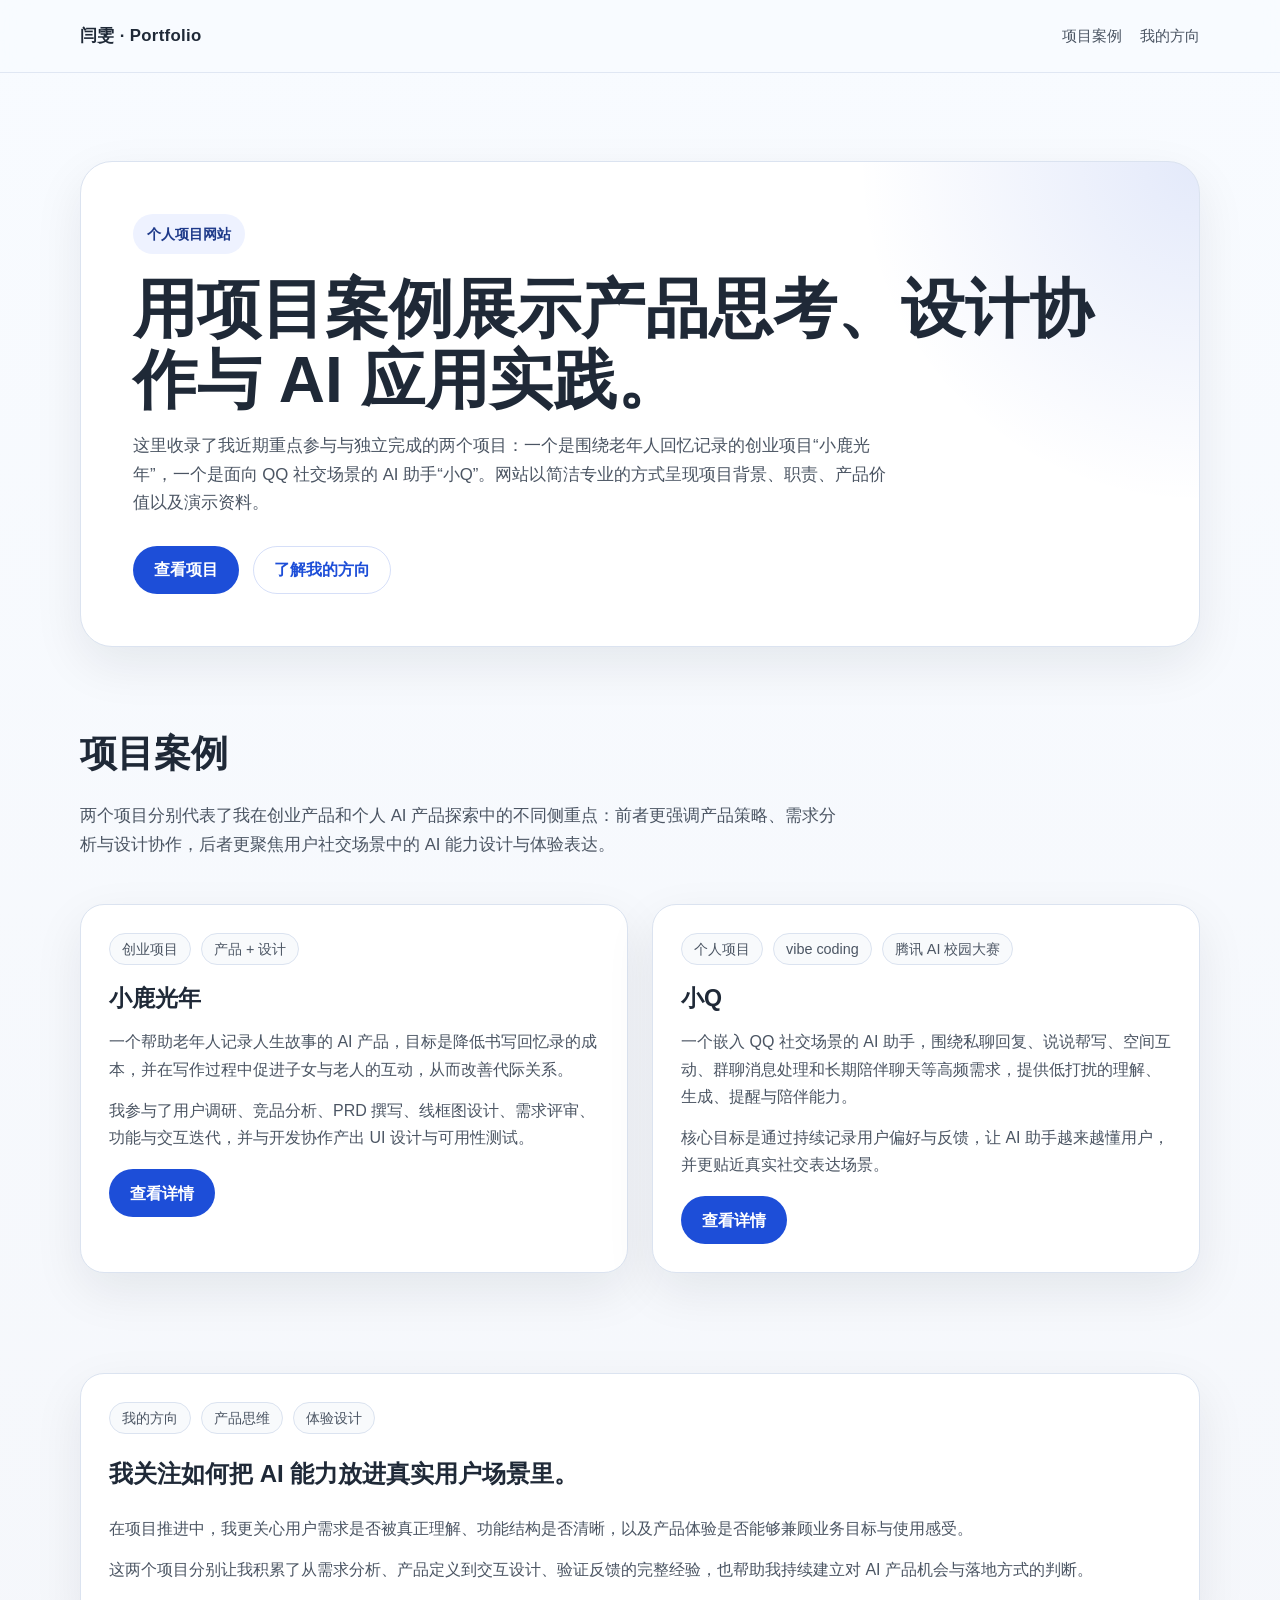
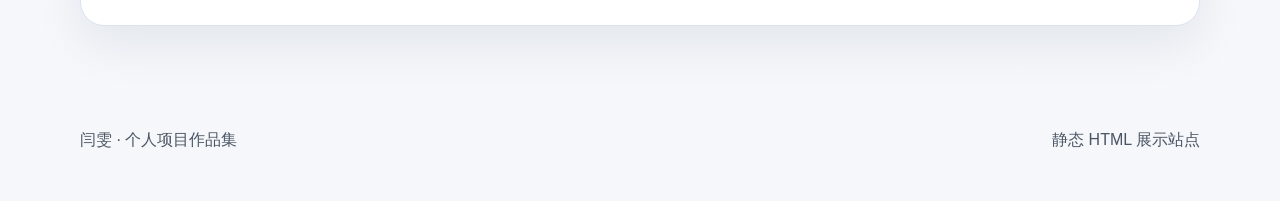
<file: index.html>
<!DOCTYPE html>
<html lang="zh-CN">
  <head>
    <meta charset="UTF-8" />
    <meta name="viewport" content="width=device-width, initial-scale=1.0" />
    <title>闫雯｜个人项目作品集</title>
    <meta
      name="description"
      content="闫雯的个人项目作品集，展示创业项目“小鹿光年”和个人项目“小Q”的产品介绍、职责概览与演示资料。"
    />
    <link rel="stylesheet" href="assets/css/styles.css" />
  </head>
  <body>
    <header class="site-header">
      <div class="container nav">
        <a class="brand" href="index.html">闫雯 · Portfolio</a>
        <nav class="nav-links" aria-label="主导航">
          <a href="#projects">项目案例</a>
          <a href="#about">我的方向</a>
        </nav>
      </div>
    </header>

    <main>
      <section class="hero">
        <div class="container">
          <div class="hero-card">
            <span class="eyebrow">个人项目网站</span>
            <h1>用项目案例展示产品思考、设计协作与 AI 应用实践。</h1>
            <p>
              这里收录了我近期重点参与与独立完成的两个项目：一个是围绕老年人回忆记录的创业项目“小鹿光年”，一个是面向 QQ 社交场景的 AI 助手“小Q”。网站以简洁专业的方式呈现项目背景、职责、产品价值以及演示资料。
            </p>
            <div class="hero-actions">
              <a class="button" href="#projects">查看项目</a>
              <a class="button secondary" href="#about">了解我的方向</a>
            </div>
          </div>
        </div>
      </section>

      <section class="section" id="projects">
        <div class="container">
          <div class="section-header">
            <div>
              <h2>项目案例</h2>
              <p class="section-intro">
                两个项目分别代表了我在创业产品和个人 AI 产品探索中的不同侧重点：前者更强调产品策略、需求分析与设计协作，后者更聚焦用户社交场景中的 AI 能力设计与体验表达。
              </p>
            </div>
          </div>

          <div class="project-grid">
            <article class="project-card">
              <div class="tags">
                <span class="tag">创业项目</span>
                <span class="tag">产品 + 设计</span>
              </div>
              <h3>小鹿光年</h3>
              <p>
                一个帮助老年人记录人生故事的 AI 产品，目标是降低书写回忆录的成本，并在写作过程中促进子女与老人的互动，从而改善代际关系。
              </p>
              <p>
                我参与了用户调研、竞品分析、PRD 撰写、线框图设计、需求评审、功能与交互迭代，并与开发协作产出 UI 设计与可用性测试。
              </p>
              <div class="card-actions">
                <a class="button" href="projects/xiaolu-guangnian.html">查看详情</a>
              </div>
            </article>

            <article class="project-card">
              <div class="tags">
                <span class="tag">个人项目</span>
                <span class="tag">vibe coding</span>
                <span class="tag">腾讯 AI 校园大赛</span>
              </div>
              <h3>小Q</h3>
              <p>
                一个嵌入 QQ 社交场景的 AI 助手，围绕私聊回复、说说帮写、空间互动、群聊消息处理和长期陪伴聊天等高频需求，提供低打扰的理解、生成、提醒与陪伴能力。
              </p>
              <p>
                核心目标是通过持续记录用户偏好与反馈，让 AI 助手越来越懂用户，并更贴近真实社交表达场景。
              </p>
              <div class="card-actions">
                <a class="button" href="projects/xiaoq.html">查看详情</a>
              </div>
            </article>
          </div>
        </div>
      </section>

      <section class="section" id="about">
        <div class="container">
          <div class="project-card">
            <div class="tags">
              <span class="tag">我的方向</span>
              <span class="tag">产品思维</span>
              <span class="tag">体验设计</span>
            </div>
            <h2>我关注如何把 AI 能力放进真实用户场景里。</h2>
            <p>
              在项目推进中，我更关心用户需求是否被真正理解、功能结构是否清晰，以及产品体验是否能够兼顾业务目标与使用感受。
            </p>
            <p>
              这两个项目分别让我积累了从需求分析、产品定义到交互设计、验证反馈的完整经验，也帮助我持续建立对 AI 产品机会与落地方式的判断。
            </p>
          </div>
        </div>
      </section>
    </main>

    <footer class="site-footer">
      <div class="container">
        <span>闫雯 · 个人项目作品集</span>
        <span>静态 HTML 展示站点</span>
      </div>
    </footer>
  </body>
</html>
</file>
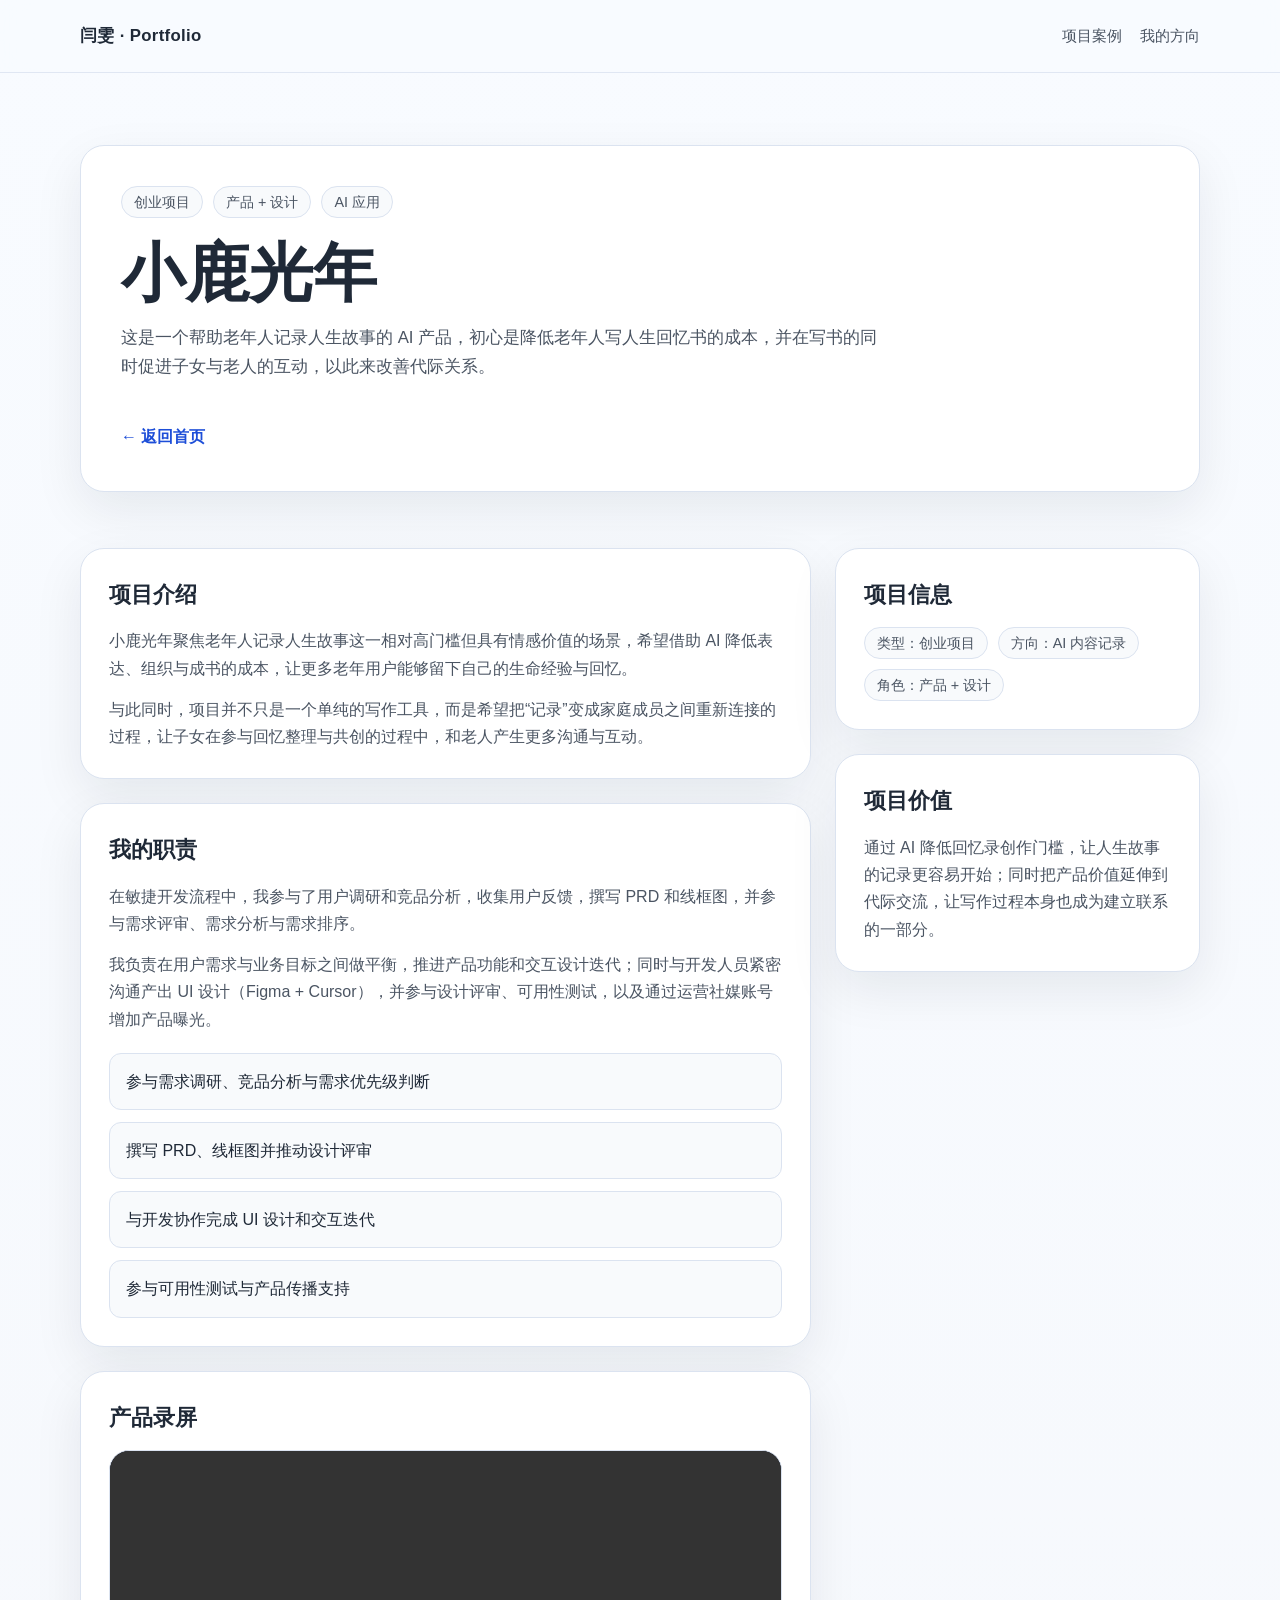
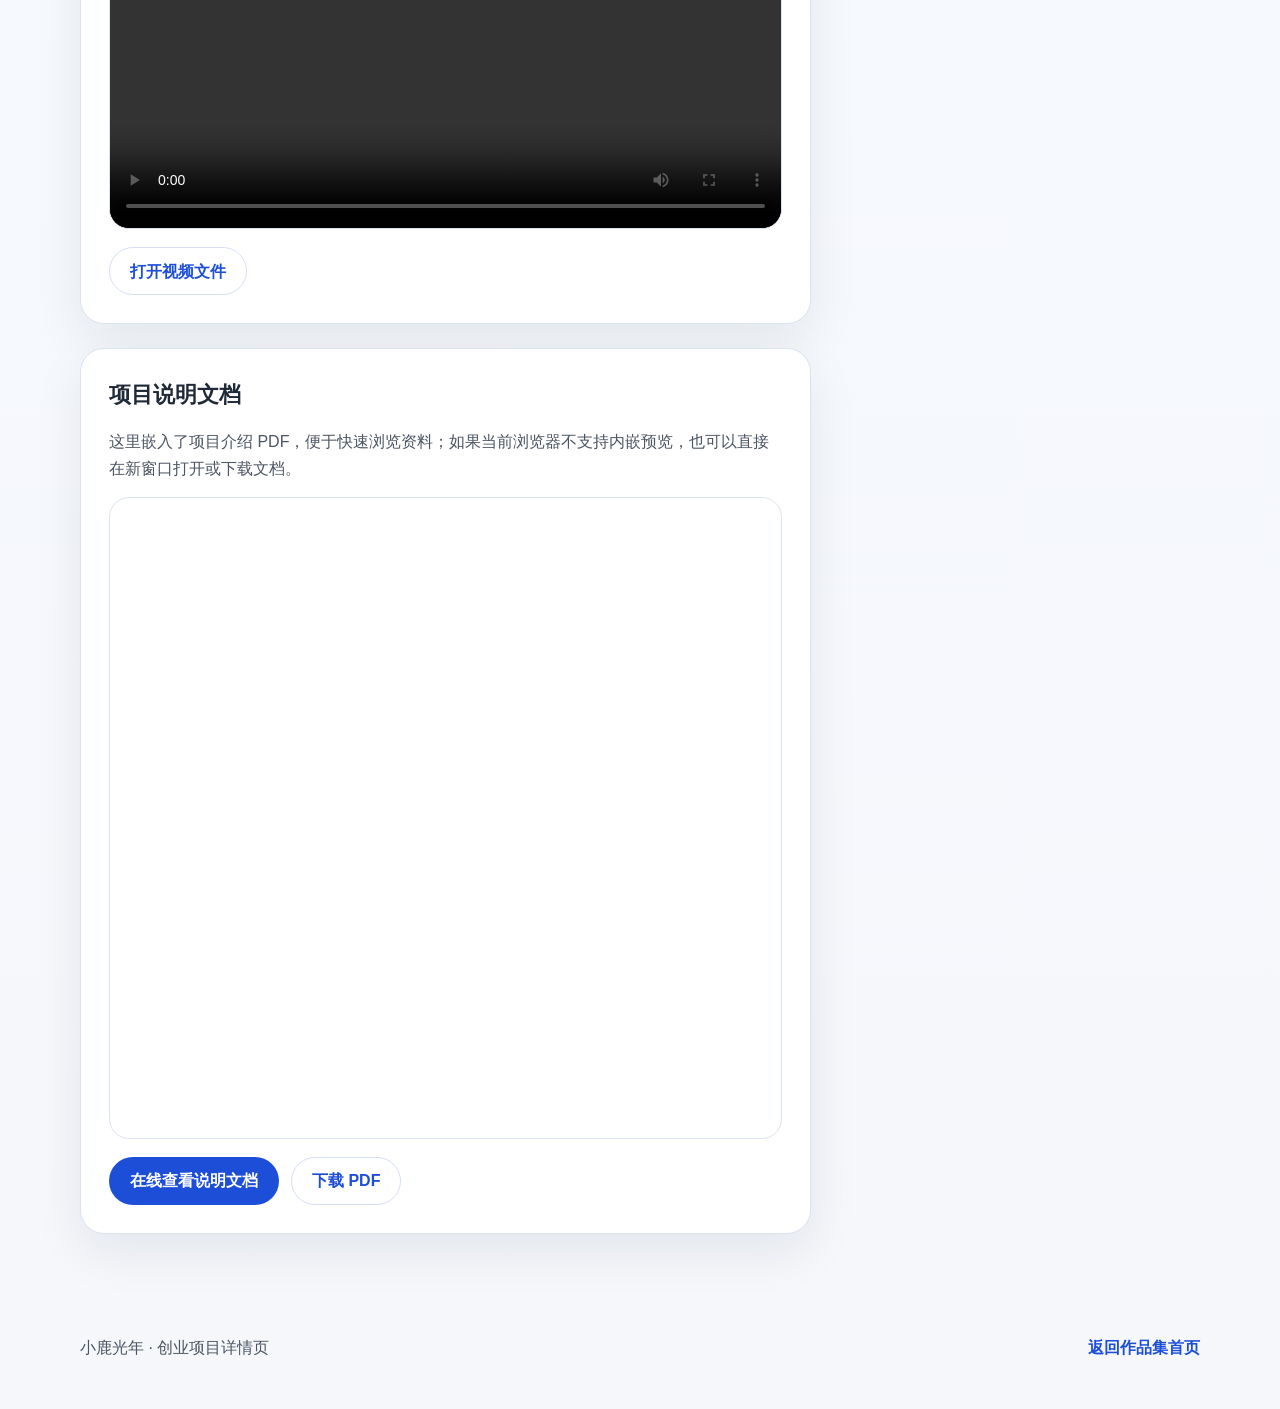
<file: projects/xiaolu-guangnian.html>
<!DOCTYPE html>
<html lang="zh-CN">
  <head>
    <meta charset="UTF-8" />
    <meta name="viewport" content="width=device-width, initial-scale=1.0" />
    <title>小鹿光年｜创业项目</title>
    <meta
      name="description"
      content="小鹿光年项目详情页，展示产品背景、我的职责、演示视频与项目说明文档。"
    />
    <link rel="stylesheet" href="../assets/css/styles.css" />
  </head>
  <body>
    <header class="site-header">
      <div class="container nav">
        <a class="brand" href="../index.html">闫雯 · Portfolio</a>
        <nav class="nav-links" aria-label="主导航">
          <a href="../index.html#projects">项目案例</a>
          <a href="../index.html#about">我的方向</a>
        </nav>
      </div>
    </header>

    <main>
      <section class="page-hero">
        <div class="container">
          <div class="project-card page-hero-card">
            <div class="detail-tags">
              <span class="tag">创业项目</span>
              <span class="tag">产品 + 设计</span>
              <span class="tag">AI 应用</span>
            </div>
            <h1>小鹿光年</h1>
            <p class="page-lead">
              这是一个帮助老年人记录人生故事的 AI 产品，初心是降低老年人写人生回忆书的成本，并在写书的同时促进子女与老人的互动，以此来改善代际关系。
            </p>
            <a class="back-link" href="../index.html">← 返回首页</a>
          </div>
        </div>
      </section>

      <section class="section">
        <div class="container page-layout">
          <div class="stack">
            <article class="content-card">
              <h2>项目介绍</h2>
              <p>
                小鹿光年聚焦老年人记录人生故事这一相对高门槛但具有情感价值的场景，希望借助 AI 降低表达、组织与成书的成本，让更多老年用户能够留下自己的生命经验与回忆。
              </p>
              <p>
                与此同时，项目并不只是一个单纯的写作工具，而是希望把“记录”变成家庭成员之间重新连接的过程，让子女在参与回忆整理与共创的过程中，和老人产生更多沟通与互动。
              </p>
            </article>

            <article class="content-card">
              <h2>我的职责</h2>
              <p>
                在敏捷开发流程中，我参与了用户调研和竞品分析，收集用户反馈，撰写 PRD 和线框图，并参与需求评审、需求分析与需求排序。
              </p>
              <p>
                我负责在用户需求与业务目标之间做平衡，推进产品功能和交互设计迭代；同时与开发人员紧密沟通产出 UI 设计（Figma + Cursor），并参与设计评审、可用性测试，以及通过运营社媒账号增加产品曝光。
              </p>
              <ul class="highlight-list">
                <li>参与需求调研、竞品分析与需求优先级判断</li>
                <li>撰写 PRD、线框图并推动设计评审</li>
                <li>与开发协作完成 UI 设计和交互迭代</li>
                <li>参与可用性测试与产品传播支持</li>
              </ul>
            </article>

            <article class="media-card">
              <h2>产品录屏</h2>
              <div class="media-frame">
                <video controls preload="metadata" playsinline>
                  <source src="../小鹿光年/6516dd2197c3ba345fdfa465c510967c.mp4" type="video/mp4" />
                  你的浏览器暂不支持视频播放，请直接下载查看。
                </video>
              </div>
              <div class="doc-actions">
                <a class="button secondary" href="../小鹿光年/6516dd2197c3ba345fdfa465c510967c.mp4" target="_blank" rel="noreferrer">打开视频文件</a>
              </div>
            </article>

            <article class="doc-card">
              <h2>项目说明文档</h2>
              <p>
                这里嵌入了项目介绍 PDF，便于快速浏览资料；如果当前浏览器不支持内嵌预览，也可以直接在新窗口打开或下载文档。
              </p>
              <div class="doc-frame">
                <iframe src="../小鹿光年/小鹿光年介绍.pdf" title="小鹿光年介绍 PDF"></iframe>
              </div>
              <div class="doc-actions">
                <a class="button" href="../小鹿光年/小鹿光年介绍.pdf" target="_blank" rel="noreferrer">在线查看说明文档</a>
                <a class="button secondary" href="../小鹿光年/小鹿光年介绍.pdf" download>下载 PDF</a>
              </div>
            </article>
          </div>

          <aside class="stack">
            <article class="meta-card">
              <h2>项目信息</h2>
              <div class="meta-list">
                <span class="meta-pill">类型：创业项目</span>
                <span class="meta-pill">方向：AI 内容记录</span>
                <span class="meta-pill">角色：产品 + 设计</span>
              </div>
            </article>

            <article class="meta-card">
              <h2>项目价值</h2>
              <p>
                通过 AI 降低回忆录创作门槛，让人生故事的记录更容易开始；同时把产品价值延伸到代际交流，让写作过程本身也成为建立联系的一部分。
              </p>
            </article>
          </aside>
        </div>
      </section>
    </main>

    <footer class="site-footer">
      <div class="container">
        <span>小鹿光年 · 创业项目详情页</span>
        <span><a class="card-link" href="../index.html">返回作品集首页</a></span>
      </div>
    </footer>
  </body>
</html>
</file>
<file: assets/css/styles.css>
:root {
  --bg: #f5f7fb;
  --surface: #ffffff;
  --surface-muted: #eef2ff;
  --text: #1f2937;
  --text-secondary: #4b5563;
  --border: #dbe3f0;
  --accent: #1d4ed8;
  --accent-strong: #1e3a8a;
  --shadow: 0 18px 50px rgba(15, 23, 42, 0.08);
  --radius-lg: 24px;
  --radius-md: 18px;
  --radius-sm: 12px;
  --max-width: 1120px;
}

* {
  box-sizing: border-box;
}

html {
  scroll-behavior: smooth;
}

body {
  margin: 0;
  font-family: "Inter", "PingFang SC", "Microsoft YaHei", sans-serif;
  background: linear-gradient(180deg, #f8fbff 0%, #f5f7fb 100%);
  color: var(--text);
  line-height: 1.7;
}

a {
  color: inherit;
  text-decoration: none;
}

img,
video,
iframe,
embed {
  display: block;
  max-width: 100%;
}

.container {
  width: min(calc(100% - 32px), var(--max-width));
  margin: 0 auto;
}

.site-header {
  position: sticky;
  top: 0;
  z-index: 10;
  backdrop-filter: blur(14px);
  background: rgba(248, 251, 255, 0.88);
  border-bottom: 1px solid rgba(219, 227, 240, 0.8);
}

.nav {
  display: flex;
  align-items: center;
  justify-content: space-between;
  gap: 24px;
  min-height: 72px;
}

.brand {
  font-size: 1.05rem;
  font-weight: 700;
  letter-spacing: 0.02em;
}

.nav-links {
  display: flex;
  gap: 18px;
  color: var(--text-secondary);
  font-size: 0.96rem;
}

.nav-links a:hover,
.nav-links a:focus-visible {
  color: var(--accent);
}

.hero {
  padding: 88px 0 48px;
}

.hero-card {
  background: radial-gradient(circle at top right, rgba(29, 78, 216, 0.12), transparent 28%), var(--surface);
  border: 1px solid var(--border);
  border-radius: 32px;
  box-shadow: var(--shadow);
  padding: 52px;
}

.eyebrow {
  display: inline-flex;
  align-items: center;
  gap: 8px;
  padding: 8px 14px;
  border-radius: 999px;
  background: var(--surface-muted);
  color: var(--accent-strong);
  font-size: 0.9rem;
  font-weight: 600;
}

.hero h1,
.page-hero h1 {
  margin: 20px 0 16px;
  font-size: clamp(2.2rem, 5vw, 4.4rem);
  line-height: 1.1;
}

.hero p,
.page-lead,
.section-intro {
  max-width: 760px;
  color: var(--text-secondary);
  font-size: 1.05rem;
}

.hero-actions {
  display: flex;
  flex-wrap: wrap;
  gap: 14px;
  margin-top: 28px;
}

.button {
  display: inline-flex;
  align-items: center;
  justify-content: center;
  min-height: 48px;
  padding: 0 20px;
  border-radius: 999px;
  border: 1px solid transparent;
  background: var(--accent);
  color: #ffffff;
  font-weight: 600;
  transition: transform 0.2s ease, box-shadow 0.2s ease, background 0.2s ease;
}

.button:hover,
.button:focus-visible {
  transform: translateY(-1px);
  box-shadow: 0 12px 28px rgba(29, 78, 216, 0.2);
}

.button.secondary {
  background: transparent;
  color: var(--accent);
  border-color: rgba(29, 78, 216, 0.18);
}

.section {
  padding: 28px 0 72px;
}

.section-header {
  display: flex;
  align-items: flex-end;
  justify-content: space-between;
  gap: 20px;
  margin-bottom: 28px;
}

.section-header h2 {
  margin: 0 0 8px;
  font-size: clamp(1.7rem, 3vw, 2.3rem);
}

.project-grid {
  display: grid;
  grid-template-columns: repeat(2, minmax(0, 1fr));
  gap: 24px;
}

.project-card,
.content-card,
.media-card,
.doc-card,
.meta-card {
  background: var(--surface);
  border: 1px solid var(--border);
  border-radius: var(--radius-lg);
  box-shadow: var(--shadow);
}

.project-card {
  padding: 28px;
}

.project-card h3 {
  margin: 14px 0 10px;
  font-size: 1.45rem;
}

.project-card p {
  margin: 0 0 14px;
  color: var(--text-secondary);
}

.tags,
.detail-tags,
.meta-list {
  display: flex;
  flex-wrap: wrap;
  gap: 10px;
}

.tag,
.meta-pill {
  display: inline-flex;
  align-items: center;
  min-height: 32px;
  padding: 0 12px;
  border-radius: 999px;
  background: #f8fafc;
  border: 1px solid var(--border);
  color: var(--text-secondary);
  font-size: 0.9rem;
}

.card-actions,
.doc-actions {
  display: flex;
  flex-wrap: wrap;
  gap: 12px;
  margin-top: 18px;
}

.card-link {
  color: var(--accent);
  font-weight: 600;
}

.card-link:hover,
.card-link:focus-visible {
  color: var(--accent-strong);
}

.highlight-list {
  list-style: none;
  padding: 0;
  margin: 20px 0 0;
  display: grid;
  gap: 12px;
}

.highlight-list li {
  padding: 14px 16px;
  border-radius: var(--radius-sm);
  background: #f8fafc;
  border: 1px solid var(--border);
}

.page-hero {
  padding: 72px 0 28px;
}

.page-hero-card {
  padding: 40px;
}

.page-layout {
  display: grid;
  grid-template-columns: minmax(0, 1.6fr) minmax(280px, 0.8fr);
  gap: 24px;
  align-items: start;
}

.stack {
  display: grid;
  gap: 24px;
}

.content-card,
.media-card,
.doc-card,
.meta-card {
  padding: 28px;
}

.content-card h2,
.media-card h2,
.doc-card h2,
.meta-card h2 {
  margin: 0 0 14px;
  font-size: 1.35rem;
}

.content-card p,
.doc-card p,
.meta-card p {
  margin: 0 0 14px;
  color: var(--text-secondary);
}

.content-card p:last-child,
.doc-card p:last-child,
.meta-card p:last-child {
  margin-bottom: 0;
}

.media-frame {
  overflow: hidden;
  border-radius: 20px;
  border: 1px solid var(--border);
  background: #0f172a;
}

.media-frame video,
.doc-frame iframe {
  width: 100%;
  aspect-ratio: 16 / 9;
}

.doc-frame {
  overflow: hidden;
  border-radius: 20px;
  border: 1px solid var(--border);
  background: #ffffff;
}

.doc-frame iframe {
  min-height: 640px;
  aspect-ratio: auto;
  border: 0;
}

.back-link {
  display: inline-flex;
  align-items: center;
  gap: 8px;
  margin-top: 28px;
  color: var(--accent);
  font-weight: 600;
}

.site-footer {
  padding: 28px 0 48px;
  color: var(--text-secondary);
}

.site-footer .container {
  display: flex;
  justify-content: space-between;
  gap: 16px;
  flex-wrap: wrap;
}

@media (max-width: 960px) {
  .hero-card,
  .page-hero-card,
  .project-card,
  .content-card,
  .media-card,
  .doc-card,
  .meta-card {
    padding: 24px;
  }

  .project-grid,
  .page-layout {
    grid-template-columns: 1fr;
  }

  .section-header {
    align-items: flex-start;
    flex-direction: column;
  }

  .doc-frame iframe {
    min-height: 520px;
  }
}

@media (max-width: 640px) {
  .nav {
    min-height: 64px;
  }

  .nav-links {
    display: none;
  }

  .hero {
    padding-top: 64px;
  }

  .hero-card,
  .page-hero-card {
    border-radius: 24px;
  }

  .button,
  .button.secondary {
    width: 100%;
  }

  .doc-frame iframe {
    min-height: 420px;
  }
}
</file>
